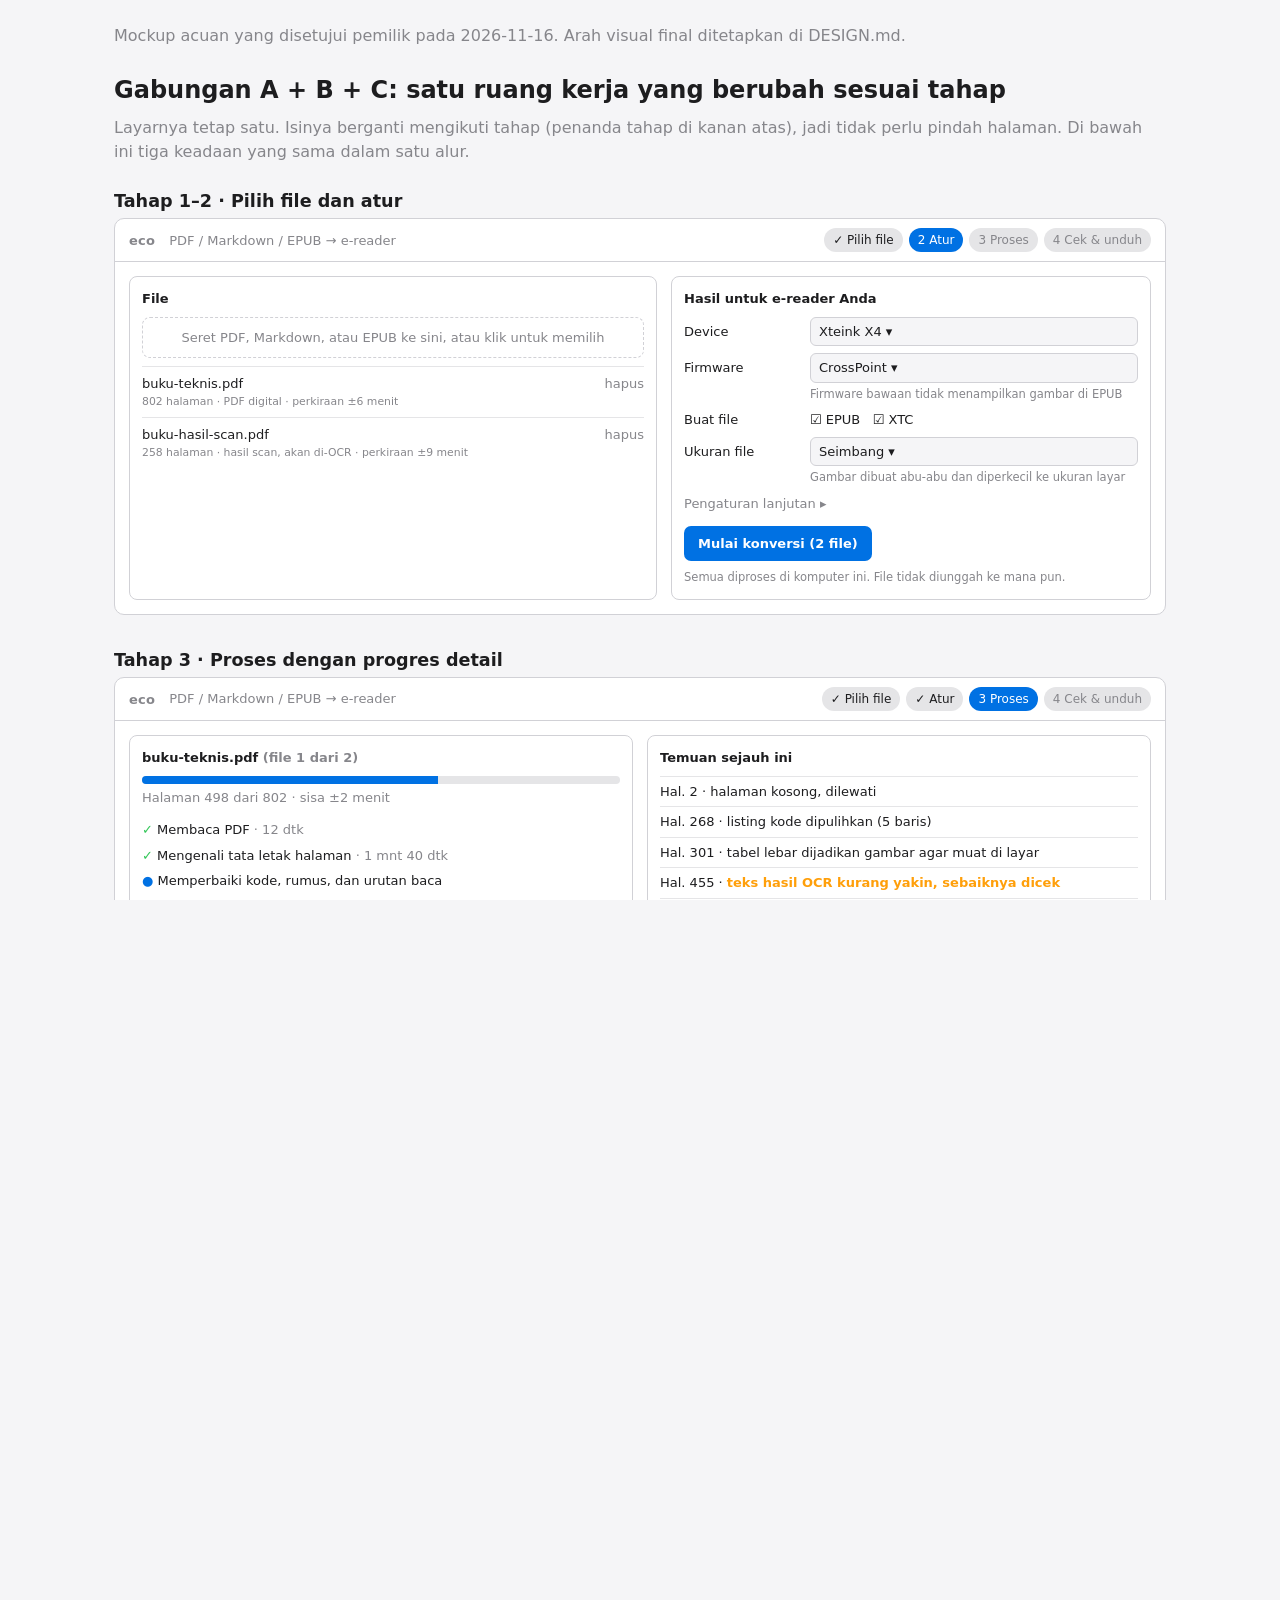
<file: docs/design/gui-layout.html>
<!doctype html>
<html lang="id">
<head>
<meta charset="utf-8">
<meta name="viewport" content="width=device-width, initial-scale=1">
<title>eco: mockup tata letak GUI (disetujui 2026-11-16)</title>
<style>
    /*
     * BRAINSTORM COMPANION FRAME TEMPLATE
     *
     * This template provides a consistent frame with:
     * - OS-aware light/dark theming
     * - Header branding and connection status
     * - Scrollable main content area
     * - CSS helpers for common UI patterns
     *
     * Content is injected via placeholder comment in #frame-content.
     */

    * { box-sizing: border-box; margin: 0; padding: 0; }
    html, body { height: 100%; overflow: hidden; }

    /* ===== THEME VARIABLES ===== */
    :root {
      --bg-primary: #f5f5f7;
      --bg-secondary: #ffffff;
      --bg-tertiary: #e5e5e7;
      --border: #d1d1d6;
      --text-primary: #1d1d1f;
      --text-secondary: #86868b;
      --text-tertiary: #aeaeb2;
      --accent: #0071e3;
      --accent-hover: #0077ed;
      --success: #34c759;
      --warning: #ff9f0a;
      --error: #ff3b30;
      --selected-bg: #e8f4fd;
      --selected-border: #0071e3;
    }

    @media (prefers-color-scheme: dark) {
      :root {
        --bg-primary: #1d1d1f;
        --bg-secondary: #2d2d2f;
        --bg-tertiary: #3d3d3f;
        --border: #424245;
        --text-primary: #f5f5f7;
        --text-secondary: #86868b;
        --text-tertiary: #636366;
        --accent: #0a84ff;
        --accent-hover: #409cff;
        --selected-bg: rgba(10, 132, 255, 0.15);
        --selected-border: #0a84ff;
      }
    }

    body {
      font-family: system-ui, -apple-system, BlinkMacSystemFont, sans-serif;
      background: var(--bg-primary);
      color: var(--text-primary);
      display: flex;
      flex-direction: column;
      line-height: 1.5;
    }

    /* ===== FRAME STRUCTURE ===== */
    .brand { display: flex; align-items: center; min-width: 0; overflow: hidden; color: var(--text-secondary); line-height: 1; }
    .brand a { color: inherit; text-decoration: none; display: flex; align-items: center; gap: 0.5rem; min-width: 0; max-width: 100%; line-height: 1; }
    .brand-copy { display: block; min-width: 0; overflow: hidden; text-overflow: ellipsis; white-space: nowrap; line-height: 1; transform: translateY(-1px); }
    .brand-logo { display: block; height: 1em; width: auto; max-width: 180px; flex-shrink: 0; filter: invert(1); }
    @media (prefers-color-scheme: dark) {
      .brand-logo { filter: none; }
    }
    .status { font-size: 0.7rem; color: var(--status-color, var(--success)); display: flex; align-items: center; gap: 0.4rem; justify-self: end; white-space: nowrap; line-height: 1; }
    .status::before { content: ''; width: 6px; height: 6px; background: var(--status-color, var(--success)); border-radius: 50%; }

    .main { flex: 1; overflow-y: auto; }
    #frame-content { padding: 2rem; min-height: 100%; }

    .header {
      background: var(--bg-secondary);
      border-bottom: 1px solid var(--border);
      padding: 0.5rem 1.5rem;
      flex-shrink: 0;
      display: grid;
      grid-template-columns: minmax(0, 1fr) auto;
      align-items: center;
      gap: 1rem;
      min-height: 42px;
    }
    .header .brand { justify-self: start; width: 100%; font-size: 0.75rem; line-height: 1; }
    .header .status { grid-column: 2; line-height: 1; }
    .header span {
      font-size: 0.75rem;
      color: var(--text-secondary);
    }
    .header .selected-text {
      color: var(--accent);
      font-weight: 500;
    }

    /* ===== TYPOGRAPHY ===== */
    h2 { font-size: 1.5rem; font-weight: 600; margin-bottom: 0.5rem; }
    h3 { font-size: 1.1rem; font-weight: 600; margin-bottom: 0.25rem; }
    .subtitle { color: var(--text-secondary); margin-bottom: 1.5rem; }
    .section { margin-bottom: 2rem; }
    .label { font-size: 0.7rem; color: var(--text-secondary); text-transform: uppercase; letter-spacing: 0.05em; margin-bottom: 0.5rem; }

    /* ===== OPTIONS (for A/B/C choices) ===== */
    .options { display: flex; flex-direction: column; gap: 0.75rem; }
    .option {
      background: var(--bg-secondary);
      border: 2px solid var(--border);
      border-radius: 12px;
      padding: 1rem 1.25rem;
      cursor: pointer;
      transition: all 0.15s ease;
      display: flex;
      align-items: flex-start;
      gap: 1rem;
    }
    .option:hover { border-color: var(--accent); }
    .option.selected { background: var(--selected-bg); border-color: var(--selected-border); }
    .option .letter {
      background: var(--bg-tertiary);
      color: var(--text-secondary);
      width: 1.75rem; height: 1.75rem;
      border-radius: 6px;
      display: flex; align-items: center; justify-content: center;
      font-weight: 600; font-size: 0.85rem; flex-shrink: 0;
    }
    .option.selected .letter { background: var(--accent); color: white; }
    .option .content { flex: 1; }
    .option .content h3 { font-size: 0.95rem; margin-bottom: 0.15rem; }
    .option .content p { color: var(--text-secondary); font-size: 0.85rem; margin: 0; }

    /* ===== CARDS (for showing designs/mockups) ===== */
    .cards { display: grid; grid-template-columns: repeat(auto-fit, minmax(280px, 1fr)); gap: 1rem; }
    .card {
      background: var(--bg-secondary);
      border: 1px solid var(--border);
      border-radius: 12px;
      overflow: hidden;
      cursor: pointer;
      transition: all 0.15s ease;
    }
    .card:hover { border-color: var(--accent); transform: translateY(-2px); box-shadow: 0 4px 12px rgba(0,0,0,0.1); }
    .card.selected { border-color: var(--selected-border); border-width: 2px; }
    .card-image { background: var(--bg-tertiary); aspect-ratio: 16/10; display: flex; align-items: center; justify-content: center; }
    .card-body { padding: 1rem; }
    .card-body h3 { margin-bottom: 0.25rem; }
    .card-body p { color: var(--text-secondary); font-size: 0.85rem; }

    /* ===== MOCKUP CONTAINER ===== */
    .mockup {
      background: var(--bg-secondary);
      border: 1px solid var(--border);
      border-radius: 12px;
      overflow: hidden;
      margin-bottom: 1.5rem;
    }
    .mockup-header {
      background: var(--bg-tertiary);
      padding: 0.5rem 1rem;
      font-size: 0.75rem;
      color: var(--text-secondary);
      border-bottom: 1px solid var(--border);
    }
    .mockup-body { padding: 1.5rem; }

    /* ===== SPLIT VIEW (side-by-side comparison) ===== */
    .split { display: grid; grid-template-columns: 1fr 1fr; gap: 1.5rem; }
    @media (max-width: 700px) { .split { grid-template-columns: 1fr; } }

    /* ===== PROS/CONS ===== */
    .pros-cons { display: grid; grid-template-columns: 1fr 1fr; gap: 1rem; margin: 1rem 0; }
    .pros, .cons { background: var(--bg-secondary); border-radius: 8px; padding: 1rem; }
    .pros h4 { color: var(--success); font-size: 0.85rem; margin-bottom: 0.5rem; }
    .cons h4 { color: var(--error); font-size: 0.85rem; margin-bottom: 0.5rem; }
    .pros ul, .cons ul { margin-left: 1.25rem; font-size: 0.85rem; color: var(--text-secondary); }
    .pros li, .cons li { margin-bottom: 0.25rem; }

    /* ===== PLACEHOLDER (for mockup areas) ===== */
    .placeholder {
      background: var(--bg-tertiary);
      border: 2px dashed var(--border);
      border-radius: 8px;
      padding: 2rem;
      text-align: center;
      color: var(--text-tertiary);
    }

    /* ===== INLINE MOCKUP ELEMENTS ===== */
    .mock-nav { background: var(--accent); color: white; padding: 0.75rem 1rem; display: flex; gap: 1.5rem; font-size: 0.9rem; }
    .mock-sidebar { background: var(--bg-tertiary); padding: 1rem; min-width: 180px; }
    .mock-content { padding: 1.5rem; flex: 1; }
    .mock-button { background: var(--accent); color: white; border: none; padding: 0.5rem 1rem; border-radius: 6px; font-size: 0.85rem; }
    .mock-input { background: var(--bg-primary); border: 1px solid var(--border); border-radius: 6px; padding: 0.5rem; width: 100%; }
  </style>
</head>
<body>
<div style="max-width:1100px;margin:0 auto;padding:24px">
<p class="subtitle">Mockup acuan yang disetujui pemilik pada 2026-11-16. Arah visual final ditetapkan di DESIGN.md.</p>
<style>
  .app { border: 1px solid var(--border); border-radius: 10px; background: var(--bg-secondary); overflow: hidden; font-size: 13px; }
  .topbar { display: flex; align-items: center; gap: 14px; padding: 9px 14px; border-bottom: 1px solid var(--border); }
  .topbar .brand { font-weight: 700; letter-spacing: .02em; }
  .muted { color: var(--text-secondary); }
  .stepper { margin-left: auto; display: flex; gap: 6px; font-size: 12px; }
  .stepper span { padding: 3px 9px; border-radius: 999px; background: var(--bg-tertiary); color: var(--text-secondary); white-space: nowrap; }
  .stepper .done { color: var(--text-primary); }
  .stepper .cur { background: var(--accent); color: #fff; }
  .body { padding: 14px; display: grid; gap: 14px; }
  .panel { border: 1px solid var(--border); border-radius: 8px; padding: 12px; }
  .panel h4 { margin: 0 0 8px; font-size: 13px; }
  .drop { border: 1.5px dashed var(--border); border-radius: 8px; padding: 10px; text-align: center; color: var(--text-secondary); margin-bottom: 8px; }
  .file { display: flex; justify-content: space-between; gap: 8px; padding: 7px 0; border-top: 1px solid var(--bg-tertiary); }
  .file small { color: var(--text-secondary); display: block; }
  .field { display: grid; grid-template-columns: 120px 1fr; gap: 6px; align-items: center; margin: 7px 0; }
  .sel { border: 1px solid var(--border); border-radius: 6px; padding: 4px 8px; background: var(--bg-primary); }
  .hint { grid-column: 2; font-size: 11.5px; color: var(--text-secondary); margin-top: -3px; }
  .primary { background: var(--accent); color: #fff; border-radius: 7px; padding: 8px 14px; display: inline-block; font-weight: 600; }
  .secondary { border: 1px solid var(--border); border-radius: 7px; padding: 7px 12px; display: inline-block; }
  .bar { height: 8px; background: var(--bg-tertiary); border-radius: 99px; overflow: hidden; margin: 6px 0 4px; }
  .bar i { display: block; height: 100%; background: var(--accent); }
  .stages div { padding: 3px 0; }
  .ok { color: var(--success); font-weight: 700; } .now { color: var(--accent); font-weight: 700; } .todo { color: var(--text-tertiary); }
  .feed div { padding: 5px 0; border-top: 1px solid var(--bg-tertiary); }
  .warn { color: var(--warning); font-weight: 600; }
  .chip { display: inline-block; border: 1px solid var(--border); border-radius: 999px; padding: 2px 9px; margin-right: 6px; font-size: 12px; }
  .finding { padding: 6px 7px; border-radius: 6px; cursor: default; }
  .finding.sel-f { background: var(--selected-bg); outline: 1px solid var(--selected-border); }
  .device { background: #262626; border-radius: 14px; padding: 11px 10px 24px; width: 244px; }
  .eink { background: #e9e9e4; color: #1b1b1b; width: 224px; height: 373px; overflow: hidden; box-sizing: border-box; padding: 12px 11px 6px;
          font-family: Georgia, 'Times New Roman', serif; font-size: 10.6px; line-height: 1.48; display: flex; flex-direction: column; }
  .eink p { margin: 0 0 5px; text-align: justify; }
  .eink pre { font-family: Menlo, monospace; font-size: 7.9px; line-height: 1.35; margin: 3px 0 6px; padding-left: 5px; border-left: 2px solid #777; white-space: pre-wrap; }
  .eink .st { margin-top: auto; font-family: -apple-system, sans-serif; font-size: 8px; color: #555; display: flex; justify-content: space-between; border-top: 1px solid #bbb; padding-top: 3px; }
  .pill { display: inline-flex; border: 1px solid var(--border); border-radius: 999px; overflow: hidden; font-size: 11.5px; }
  .pill span { padding: 2px 9px; } .pill .on { background: var(--accent); color: #fff; }
  .cap { font-size: 12px; color: var(--text-secondary); margin: 6px 0 0; text-align: center; }
  .principles li { margin: 4px 0; }
</style>

<h2>Gabungan A + B + C: satu ruang kerja yang berubah sesuai tahap</h2>
<p class="subtitle">Layarnya tetap satu. Isinya berganti mengikuti tahap (penanda tahap di kanan atas), jadi tidak perlu pindah halaman. Di bawah ini tiga keadaan yang sama dalam satu alur.</p>

<!-- STATE 1 -->
<div class="section">
  <h3>Tahap 1–2 · Pilih file dan atur</h3>
  <div class="app">
    <div class="topbar"><span class="brand">eco</span><span class="muted">PDF / Markdown / EPUB → e-reader</span>
      <div class="stepper"><span class="done">✓ Pilih file</span><span class="cur">2 Atur</span><span>3 Proses</span><span>4 Cek &amp; unduh</span></div></div>
    <div class="body" style="grid-template-columns: 1.1fr 1fr">
      <div class="panel">
        <h4>File</h4>
        <div class="drop">Seret PDF, Markdown, atau EPUB ke sini, atau klik untuk memilih</div>
        <div class="file"><div>buku-teknis.pdf<small>802 halaman · PDF digital · perkiraan ±6 menit</small></div><span class="muted">hapus</span></div>
        <div class="file"><div>buku-hasil-scan.pdf<small>258 halaman · hasil scan, akan di-OCR · perkiraan ±9 menit</small></div><span class="muted">hapus</span></div>
      </div>
      <div class="panel">
        <h4>Hasil untuk e-reader Anda</h4>
        <div class="field"><span>Device</span><span class="sel">Xteink X4 ▾</span></div>
        <div class="field"><span>Firmware</span><span class="sel">CrossPoint ▾</span><span class="hint">Firmware bawaan tidak menampilkan gambar di EPUB</span></div>
        <div class="field"><span>Buat file</span><span>☑ EPUB &nbsp; ☑ XTC</span></div>
        <div class="field"><span>Ukuran file</span><span class="sel">Seimbang ▾</span><span class="hint">Gambar dibuat abu-abu dan diperkecil ke ukuran layar</span></div>
        <div class="muted" style="margin:8px 0 12px">Pengaturan lanjutan ▸</div>
        <span class="primary">Mulai konversi (2 file)</span>
        <p class="muted" style="font-size:11.5px;margin:8px 0 0">Semua diproses di komputer ini. File tidak diunggah ke mana pun.</p>
      </div>
    </div>
  </div>
</div>

<!-- STATE 2 -->
<div class="section">
  <h3>Tahap 3 · Proses dengan progres detail</h3>
  <div class="app">
    <div class="topbar"><span class="brand">eco</span><span class="muted">PDF / Markdown / EPUB → e-reader</span>
      <div class="stepper"><span class="done">✓ Pilih file</span><span class="done">✓ Atur</span><span class="cur">3 Proses</span><span>4 Cek &amp; unduh</span></div></div>
    <div class="body" style="grid-template-columns: 1fr 1fr">
      <div class="panel">
        <h4>buku-teknis.pdf <span class="muted">(file 1 dari 2)</span></h4>
        <div class="bar"><i style="width:62%"></i></div>
        <div class="muted">Halaman 498 dari 802 · sisa ±2 menit</div>
        <div class="stages" style="margin-top:10px">
          <div><span class="ok">✓</span> Membaca PDF <span class="muted">· 12 dtk</span></div>
          <div><span class="ok">✓</span> Mengenali tata letak halaman <span class="muted">· 1 mnt 40 dtk</span></div>
          <div><span class="now">●</span> Memperbaiki kode, rumus, dan urutan baca</div>
          <div><span class="todo">○</span> <span class="todo">Menyusun EPUB</span></div>
          <div><span class="todo">○</span> <span class="todo">Mengoptimalkan dan mengompres</span></div>
          <div><span class="todo">○</span> <span class="todo">Membuat XTC</span></div>
        </div>
        <div class="muted" style="margin-top:10px">Berikutnya: buku-hasil-scan.pdf (OCR)</div>
        <div style="margin-top:12px"><span class="secondary">Batalkan</span></div>
      </div>
      <div class="panel feed">
        <h4>Temuan sejauh ini</h4>
        <div>Hal. 2 · halaman kosong, dilewati</div>
        <div>Hal. 268 · listing kode dipulihkan (5 baris)</div>
        <div>Hal. 301 · tabel lebar dijadikan gambar agar muat di layar</div>
        <div>Hal. 455 · <span class="warn">teks hasil OCR kurang yakin, sebaiknya dicek</span></div>
        <div class="muted">Setiap temuan bisa dibuka di tahap 4.</div>
      </div>
    </div>
  </div>
</div>

<!-- STATE 3 -->
<div class="section">
  <h3>Tahap 4 · Cek perbandingan, lalu unduh</h3>
  <div class="app">
    <div class="topbar"><span class="brand">eco</span><span class="muted">PDF / Markdown / EPUB → e-reader</span>
      <div class="stepper"><span class="done">✓ Pilih file</span><span class="done">✓ Atur</span><span class="done">✓ Proses</span><span class="cur">4 Cek &amp; unduh</span></div></div>
    <div class="body">
      <div style="display:flex;align-items:center;gap:8px;flex-wrap:wrap">
        <span>Selesai dalam 6 mnt 12 dtk</span>
        <span class="chip">EPUB 2,8 MB (dari 9,4 MB)</span><span class="chip">XTC 14 MB</span><span class="chip"><span class="warn">1 peringatan</span></span>
        <span style="margin-left:auto"><span class="primary">Unduh EPUB</span> <span class="secondary">Unduh XTC</span> <span class="secondary">Ubah pengaturan</span></span>
      </div>
      <div style="display:grid;grid-template-columns: 190px 1fr 1fr;gap:14px;align-items:start">
        <div class="panel" style="padding:8px">
          <h4 style="margin-left:4px">Temuan (4)</h4>
          <div class="finding">Hal. 2 · halaman kosong</div>
          <div class="finding sel-f">Hal. 268 · listing kode dipulihkan</div>
          <div class="finding">Hal. 301 · tabel jadi gambar</div>
          <div class="finding"><span class="warn">Hal. 455 · cek teks OCR</span></div>
          <p class="muted" style="font-size:11.5px;margin:8px 4px 0">Klik temuan: kedua panel lompat ke halaman itu.</p>
        </div>
        <div style="text-align:center">
          <div style="width:100%;max-width:300px;aspect-ratio:504/666;margin:0 auto;border:1px solid var(--border);background:#fff;display:flex;align-items:center;justify-content:center;color:#888;font-size:12px">[render halaman PDF asli]</div>
          <p class="cap">PDF asli · hal. 268</p>
        </div>
        <div style="display:flex;flex-direction:column;align-items:center">
          <div class="device"><div class="eink">
            <p>Contoh paragraf hasil konversi. Teks mengalir mengikuti lebar layar, dan blok kode tetap satu perintah per baris.</p>
            <pre>$ ls -la /mnt/bukti
$ sha256sum gambar.raw
$ mmls gambar.raw</pre>
            <p>Listing 11-1: contoh keterangan listing</p>
            <div class="st"><span>Bab 11 · Contoh Bab</span><span>412/1180</span></div>
          </div></div>
          <p class="cap"><span class="pill"><span class="on">EPUB</span><span>XTC</span></span> &nbsp; ⇄ bergerak bersama &nbsp; ◀ ▶</p>
        </div>
      </div>
    </div>
  </div>
</div>

<div class="section">
  <h3>Supaya tetap mudah dipahami</h3>
  <ul class="principles">
    <li>Hanya satu tombol utama di setiap tahap. Tombol lain dibuat lebih samar.</li>
    <li>Pengaturan lanjutan (font, margin, mode OCR) disembunyikan sampai dibutuhkan.</li>
    <li>Memakai bahasa sehari-hari, misalnya "tabel lebar dijadikan gambar", bukan istilah teknis.</li>
    <li>Penanda tahap bisa diklik untuk kembali. Konversi ulang memakai hasil baca PDF sebelumnya, jadi tidak perlu OCR ulang.</li>
  </ul>
</div>

</div>
</body>
</html>
</file>
